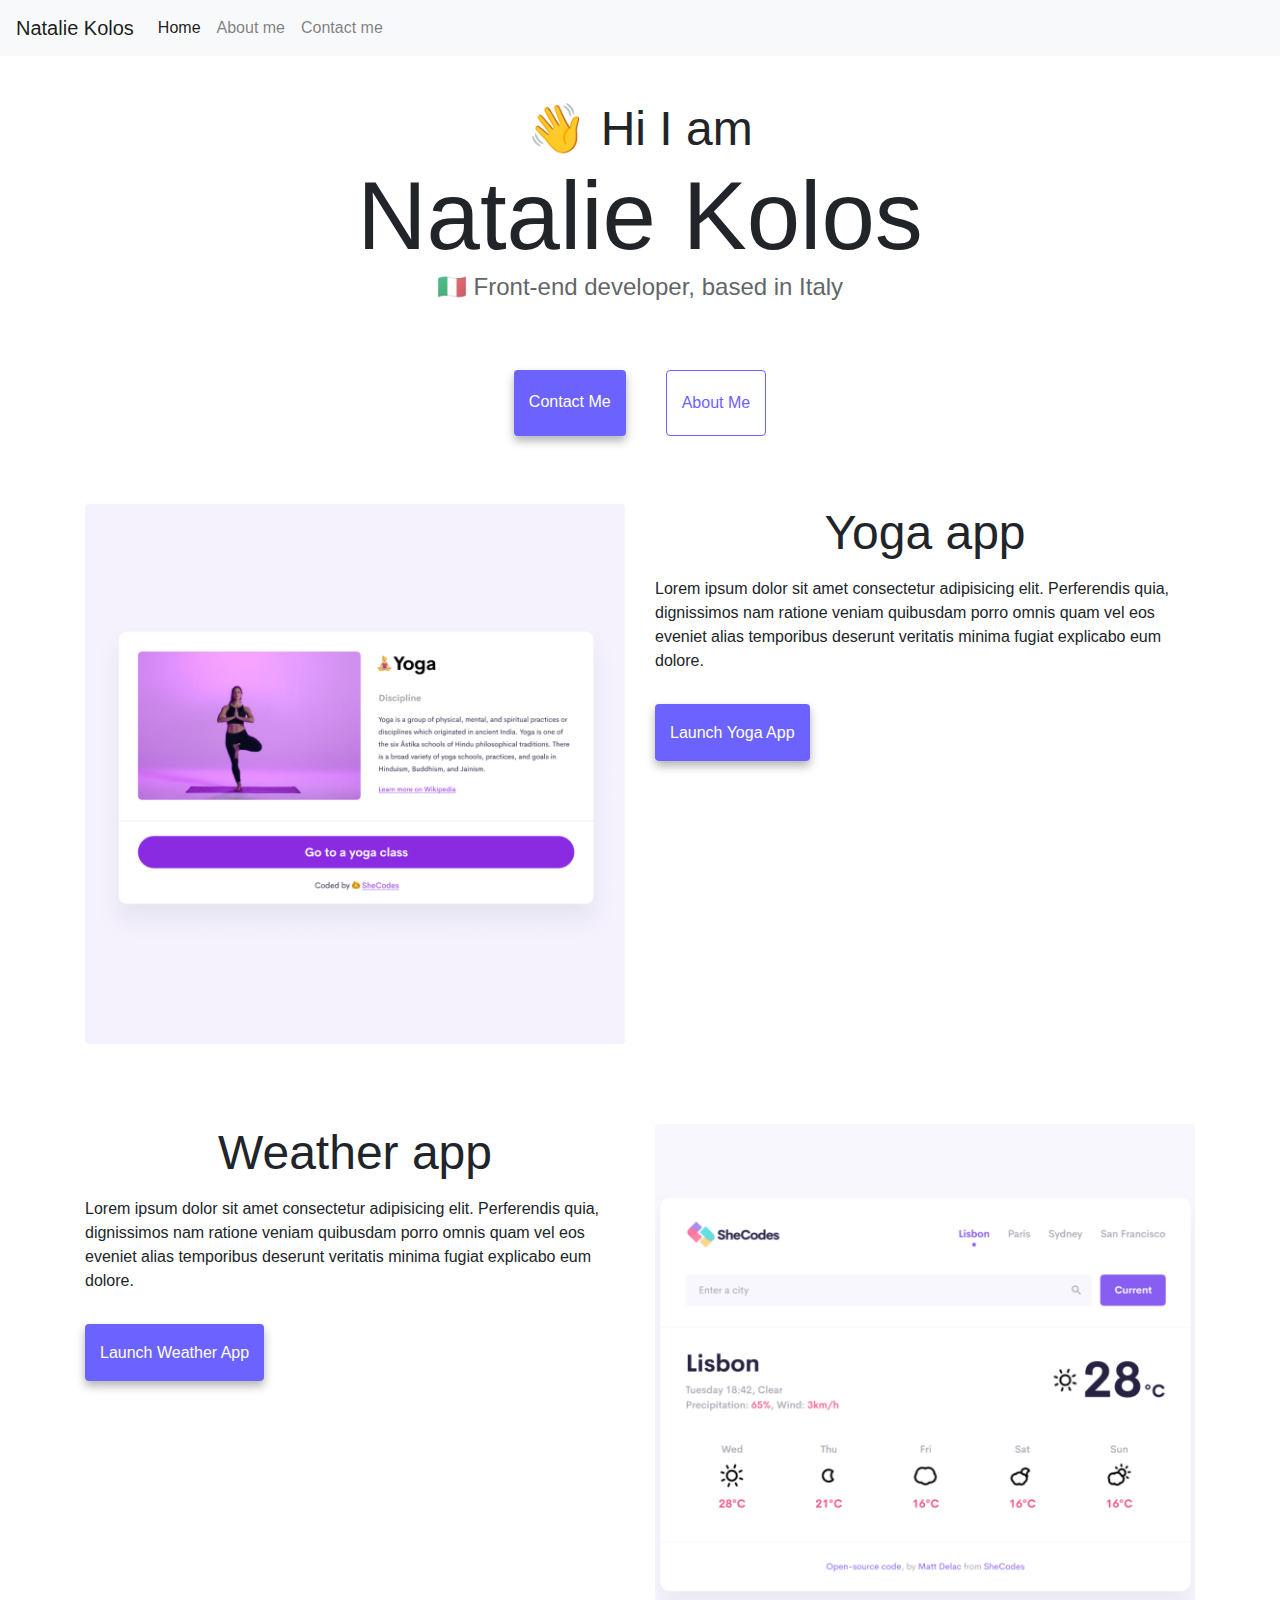
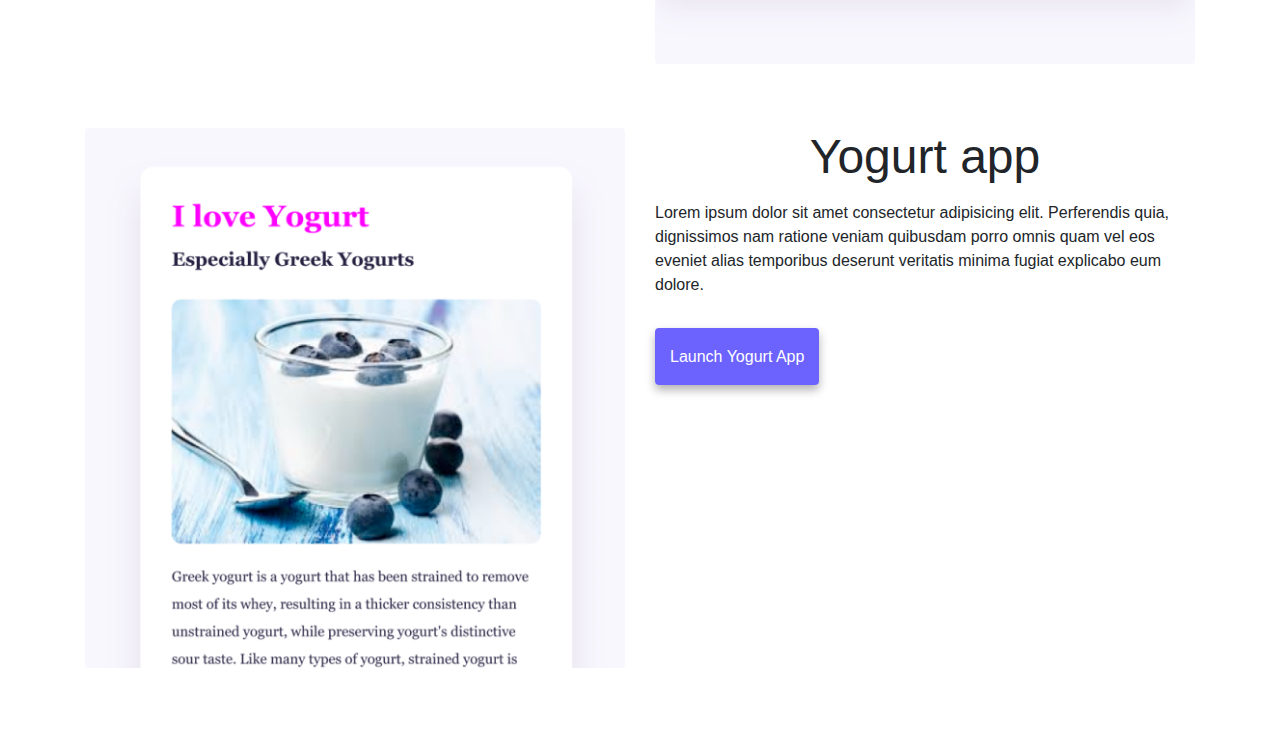
<file: index.html>
<!DOCTYPE html>
<html lang="en">
  <head>
    <meta charset="UTF-8" />
    <meta http-equiv="X-UA-Compatible" content="IE=edge" />
    <meta name="viewport" content="width=device-width, initial-scale=1.0" />
    <meta
      name="description"
      content="Natalie Kolos Front-end developer, based in Italy"
    />

    <link
      rel="stylesheet"
      href="https://cdn.jsdelivr.net/npm/bootstrap@4.3.1/dist/css/bootstrap.min.css"
      integrity="sha384-ggOyR0iXCbMQv3Xipma34MD+dH/1fQ784/j6cY/iJTQUOhcWr7x9JvoRxT2MZw1T"
      crossorigin="anonymous"
    />
    <title>Personal website - Natalie Kolos</title>
    <link rel="stylesheet" href="css/style.css" />
  </head>
  <body>
    <nav class="navbar navbar-expand-lg navbar-light bg-light fixed-top">
      <a class="navbar-brand" href="index.html">Natalie Kolos</a>
      <button
        class="navbar-toggler"
        type="button"
        data-toggle="collapse"
        data-target="#navbarSupportedContent"
        aria-controls="navbarSupportedContent"
        aria-expanded="false"
        aria-label="Toggle navigation"
      >
        <span class="navbar-toggler-icon"></span>
      </button>

      <div class="collapse navbar-collapse" id="navbarSupportedContent">
        <ul class="navbar-nav mr-auto">
          <li class="nav-item">
            <a
              class="nav-link active"
              aria-current="page"
              href="index.html"
              title="Homepage link"
              >Home</a
            >
          </li>
          <li class="nav-item">
            <a class="nav-link" href="about.html" title="About page link"
              >About me</a
            >
          </li>
          <li class="nav-item">
            <a
              class="nav-link"
              href="about.html#contact"
              title="Contact information link"
              >Contact me</a
            >
          </li>
        </ul>
      </div>
    </nav>
    <h2>👋 Hi I am</h2>
    <h1>Natalie Kolos</h1>
    <h3>🇮🇹 Front-end developer, based in Italy</h3>
    <div class="navigation-links my-lg-5 my-2">
      <a href="about.html#contact" class="contact-link">Contact me</a>
      <a href="about.html" class="about-link">About me</a>
    </div>
    <div class="container">
      <div class="row">
        <div class="col-md-6 mb-3">
          <img
            src="images/yoga.png"
            class="img-fluid rounded mb-3"
            alt="Yoga app cover image"
          />
        </div>
        <div class="col-md-6 mb-3">
          <h2 class="mb-3">Yoga app</h2>
          <p>
            Lorem ipsum dolor sit amet consectetur adipisicing elit. Perferendis
            quia, dignissimos nam ratione veniam quibusdam porro omnis quam vel
            eos eveniet alias temporibus deserunt veritatis minima fugiat
            explicabo eum dolore.
          </p>
          <div class="mt-5 text-md-left text-center">
            <a href="#" class="primary-link">Launch Yoga App</a>
          </div>
        </div>
      </div>
      <div class="row mt-5 flex-column-reverse flex-md-row">
        <div class="col-md-6 mb-3">
          <h2 class="mb-3">Weather app</h2>
          <p>
            Lorem ipsum dolor sit amet consectetur adipisicing elit. Perferendis
            quia, dignissimos nam ratione veniam quibusdam porro omnis quam vel
            eos eveniet alias temporibus deserunt veritatis minima fugiat
            explicabo eum dolore.
          </p>
          <div class="mb-5 mt-5 text-md-left text-center">
            <a href="#" class="primary-link">Launch Weather App</a>
          </div>
        </div>
        <div class="col-md-6">
          <img
            src="images/weather.png"
            class="img-fluid rounded mb-3"
            alt="Launch Weather App cover image"
          />
        </div>
      </div>
      <div class="row mt-5">
        <div class="col-md-6">
          <img
            src="images/yogurt.png"
            class="img-fluid rounded mb-3"
            alt="Yogurt appcover image"
          />
        </div>
        <div class="col-md-6">
          <h2 class="mb-3">Yogurt app</h2>
          <p>
            Lorem ipsum dolor sit amet consectetur adipisicing elit. Perferendis
            quia, dignissimos nam ratione veniam quibusdam porro omnis quam vel
            eos eveniet alias temporibus deserunt veritatis minima fugiat
            explicabo eum dolore.
          </p>
          <div class="mt-5 text-md-left text-center">
            <a href="#" class="primary-link">Launch Yogurt App</a>
          </div>
        </div>
      </div>
    </div>
    <script
      src="https://code.jquery.com/jquery-3.3.1.slim.min.js"
      integrity="sha384-q8i/X+965DzO0rT7abK41JStQIAqVgRVzpbzo5smXKp4YfRvH+8abtTE1Pi6jizo"
      crossorigin="anonymous"
    ></script>
    <script
      src="https://cdn.jsdelivr.net/npm/popper.js@1.14.7/dist/umd/popper.min.js"
      integrity="sha384-UO2eT0CpHqdSJQ6hJty5KVphtPhzWj9WO1clHTMGa3JDZwrnQq4sF86dIHNDz0W1"
      crossorigin="anonymous"
    ></script>
    <script
      src="https://cdn.jsdelivr.net/npm/bootstrap@4.3.1/dist/js/bootstrap.min.js"
      integrity="sha384-JjSmVgyd0p3pXB1rRibZUAYoIIy6OrQ6VrjIEaFf/nJGzIxFDsf4x0xIM+B07jRM"
      crossorigin="anonymous"
    ></script>
  </body>
</html>
</file>
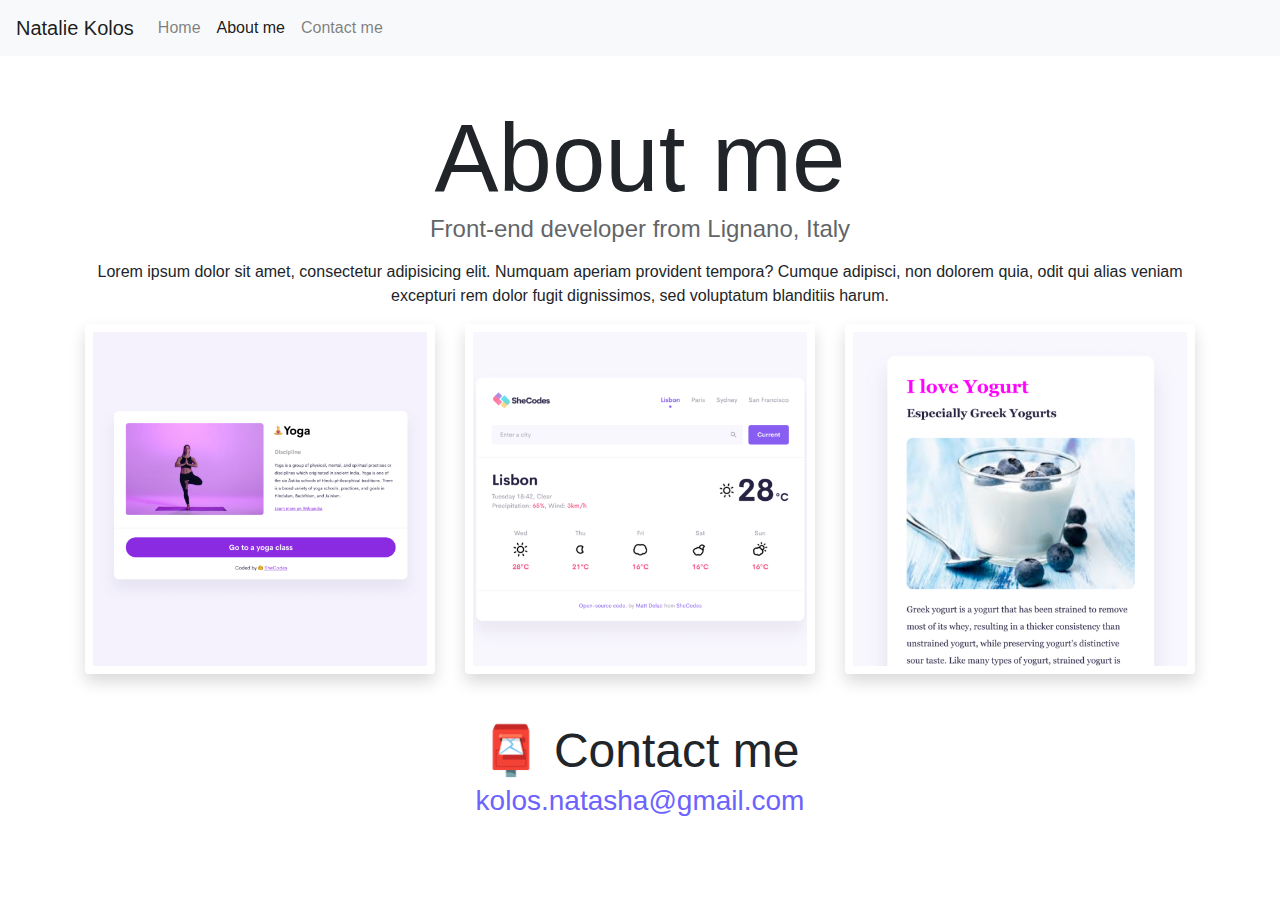
<file: about.html>
<!DOCTYPE html>
<html lang="en">
  <head>
    <meta charset="UTF-8" />
    <meta http-equiv="X-UA-Compatible" content="IE=edge" />
    <meta name="viewport" content="width=device-width, initial-scale=1.0" />
    <meta name="description" content="About Natalie Kolos and contact info" />
    <link
      rel="stylesheet"
      href="https://cdn.jsdelivr.net/npm/bootstrap@4.3.1/dist/css/bootstrap.min.css"
      integrity="sha384-ggOyR0iXCbMQv3Xipma34MD+dH/1fQ784/j6cY/iJTQUOhcWr7x9JvoRxT2MZw1T"
      crossorigin="anonymous"
    />
    <link rel="stylesheet" href="css/style.css" />
    <title>About Natalie Kolos</title>
  </head>
  <body>
    <nav class="navbar navbar-expand-lg navbar-light bg-light fixed-top">
      <a class="navbar-brand" href="index.html">Natalie Kolos</a>
      <button
        class="navbar-toggler"
        type="button"
        data-toggle="collapse"
        data-target="#navbarSupportedContent"
        aria-controls="navbarSupportedContent"
        aria-expanded="false"
        aria-label="Toggle navigation"
      >
        <span class="navbar-toggler-icon"></span>
      </button>

      <div class="collapse navbar-collapse" id="navbarSupportedContent">
        <ul class="navbar-nav mr-auto">
          <li class="nav-item">
            <a
              class="nav-link"
              aria-current="page"
              href="index.html"
              title="Homepage link"
              >Home</a
            >
          </li>
          <li class="nav-item active">
            <a class="nav-link" href="about.html" title="About page link"
              >About me</a
            >
          </li>
          <li class="nav-item">
            <a
              class="nav-link"
              href="about.html#contact"
              title="Contact information link"
              >Contact me</a
            >
          </li>
        </ul>
      </div>
    </nav>
    <div class="container">
      <h1>About me</h1>
      <h3>Front-end developer from Lignano, Italy</h3>
      <div class="mt-3 text-center">
        <p>
          Lorem ipsum dolor sit amet, consectetur adipisicing elit. Numquam
          aperiam provident tempora? Cumque adipisci, non dolorem quia, odit qui
          alias veniam excepturi rem dolor fugit dignissimos, sed voluptatum
          blanditiis harum.
        </p>
      </div>

      <div class="row mb-3">
        <div class="col-sm-4">
          <img
            src="images/yoga.png"
            class="img-fluid p-2 shadow rounded"
            alt="Yoga App cover image"
          />
        </div>
        <div class="col-sm-4">
          <img
            src="images/weather.png"
            class="img-fluid p-2 shadow rounded"
            alt="Weather App cover image"
          />
        </div>
        <div class="col-sm-4">
          <img
            src="images/yogurt.png"
            class="img-fluid p-2 shadow rounded"
            alt="Launch Weather App cover image"
          />
        </div>
      </div>
    </div>
    <div id="contact" class="my-2 my-lg-5">
      <h2>📮 Contact me</h2>
      <a
        href="mailto:kolos.natasha@gmail.com"
        class="email-link"
        title="Email link"
      >
        kolos.natasha@gmail.com
      </a>
    </div>
    <script
      src="https://code.jquery.com/jquery-3.3.1.slim.min.js"
      integrity="sha384-q8i/X+965DzO0rT7abK41JStQIAqVgRVzpbzo5smXKp4YfRvH+8abtTE1Pi6jizo"
      crossorigin="anonymous"
    ></script>
    <script
      src="https://cdn.jsdelivr.net/npm/popper.js@1.14.7/dist/umd/popper.min.js"
      integrity="sha384-UO2eT0CpHqdSJQ6hJty5KVphtPhzWj9WO1clHTMGa3JDZwrnQq4sF86dIHNDz0W1"
      crossorigin="anonymous"
    ></script>
    <script
      src="https://cdn.jsdelivr.net/npm/bootstrap@4.3.1/dist/js/bootstrap.min.js"
      integrity="sha384-JjSmVgyd0p3pXB1rRibZUAYoIIy6OrQ6VrjIEaFf/nJGzIxFDsf4x0xIM+B07jRM"
      crossorigin="anonymous"
    ></script>
  </body>
</html>
</file>
<file: css/style.css>
:root {
  --primary-color: #6c63ff;
  --secondary-color: #f5f2fe;
  --box-shadow: 0 5px 10px rgba(0, 0, 0, 0.3);
}

body {
  margin-top: 100px;
  margin-bottom: 64px;
}

h1,
h2,
h3 {
  text-align: center;
  margin: 0;
}

h1 {
  font-size: 96px;
}

h2 {
  font-size: 48px;
}

h3 {
  font-size: 24px;
  opacity: 0.7;
}

.navigation-links {
  display: flex;
  justify-content: center;
}

.navigation-links a {
  margin: 20px;
  border-radius: 4px;
  padding: 20px 15px;
  text-decoration: none;
  text-transform: capitalize;
}

.contact-link {
  background: var(--primary-color);
  box-shadow: var(--box-shadow);
  color: white;
}

.about-link {
  color: var(--primary-color);
  border: 1px solid var(--primary-color);
}

.homepage-link {
  color: var(--primary-color);
  text-align: center;
  display: block;
}

.about-paragraphs {
  display: flex;
  margin: 30px 0;
}

.about-paragraphs p {
  margin: 10px;
}

.email-link {
  display: flex;
  justify-content: center;
  color: var(--primary-color);
  font-size: 28px;
  text-decoration: none;
}

.email-link:hover {
  text-decoration: underline;
}

.primary-link {
  border-radius: 4px;
  padding: 20px 15px;
  text-decoration: none;
  text-transform: capitalize;
  background: var(--primary-color);
  box-shadow: var(--box-shadow);
  color: white;
}

@media (max-width: 768px) {
  h1 {
    font-size: 44px;
    margin-bottom: 12px;
  }
  h2 {
    font-size: 38px;
  }
  #contact h2 {
    font-size: 30px;
  }
  .email-link {
    font-size: 20px;
  }
}
</file>
